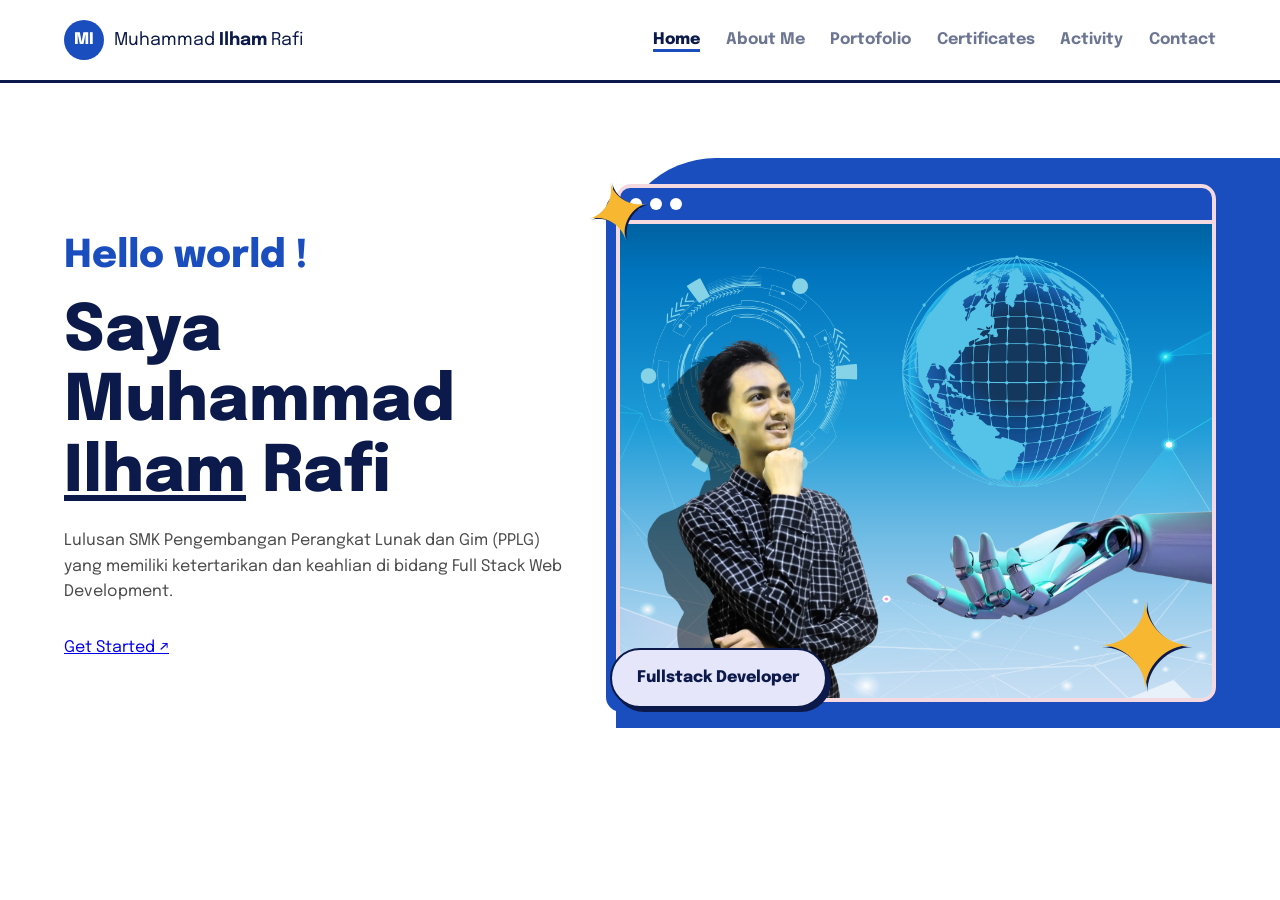
<file: index.html>
<!DOCTYPE html>
<html lang="id">
<head>
    <meta charset="UTF-8">
    <meta name="viewport" content="width=device-width, initial-scale=1.0">
    <title>Muhammad Ilham Rafi - Frontend Developer</title>
    <link rel="stylesheet" href="styles-index.css">
    <link href="https://fonts.googleapis.com/css2?family=Epilogue:wght@400;700;800&display=swap" rel="stylesheet">
</head>
<body>

    <div class="navbar-container">
        <nav class="navbar">
            <div class="logo-section">
                <div class="logo-icon">MI</div>
                <span class="logo-text">Muhammad <b>Ilham</b> Rafi</span>
            </div>
            
            <button class="hamburger" id="hamburger-btn">
                <span></span>
                <span></span>
                <span></span>
            </button>

            <ul class="nav-links" id="nav-links">
                <li><a href="index.html" class="active">Home</a></li>
                <li><a href="about.html">About Me</a></li>
                <li><a href="portofolio.html">Portofolio</a></li>
                <li><a href="certificates.html">Certificates</a></li>
                <li><a href="activity.html">Activity</a></li>
                <li><a href="contact.html">Contact</a></li>
            </ul>
        </nav>
    </div>

    <main class="hero-section">
        <div class="hero-text">
            <h2 class="greeting">Hello world !</h2>
            <h1 class="title">Saya Muhammad<br><u>Ilham</u> Rafi</h1>
            <p class="description">
                Lulusan SMK Pengembangan Perangkat Lunak dan Gim (PPLG) yang memiliki ketertarikan dan keahlian di bidang Full Stack Web Development.
            </p>
            <a href="#" class="btn-start" id="btn-start">Get Started <span class="arrow-icon">↗</span></a>
        </div>

        <div class="hero-image">
            <div class="blue-bg-shape"></div>
            <div class="browser-window">
                <div class="browser-header">
                    <span class="dot"></span>
                    <span class="dot"></span>
                    <span class="dot"></span>
                </div>
                <div class="image-container">
                    <img src="asset/img/ilham-profile.png" alt="Muhammad Ilham Rafi" class="profile-pic" onerror="this.src='https://placehold.co/600x600/e0e0e0/4a4a4a?text=Ilham+Rafi'">
                    <div class="badge">Fullstack Developer</div>
                </div>
            </div>
            <div class="star star-top-left">✦</div>
            <div class="star star-bottom-right">✦</div>
        </div>
    </main>

    <div class="custom-alert-overlay" id="customAlert">
        <div class="custom-alert-box">
            <p>Mari mulai belajar Fullstack Development! 🚀</p>
            <button id="closeAlertBtn">Oke, Siap!</button>
        </div>
    </div>

    <script>
        // Logika Hamburger Menu
        const hamburgerBtn = document.getElementById('hamburger-btn');
        const navLinks = document.getElementById('nav-links');

        hamburgerBtn.addEventListener('click', () => {
            hamburgerBtn.classList.toggle('active');
            navLinks.classList.toggle('show-menu');
        });

        // Logika Pengganti Alert()
        const btnStart = document.getElementById('btn-start');
        const customAlert = document.getElementById('customAlert');
        const closeAlertBtn = document.getElementById('closeAlertBtn');

        btnStart.addEventListener('click', function(e) {
            e.preventDefault();
            customAlert.style.display = 'flex';
        });

        closeAlertBtn.addEventListener('click', function() {
            customAlert.style.display = 'none';
        });

        // Tutup alert saat mengklik di luar area kotak pesan
        customAlert.addEventListener('click', function(e) {
            if (e.target === customAlert) {
                customAlert.style.display = 'none';
            }
        });
    </script>
</body>
</html>
</file>
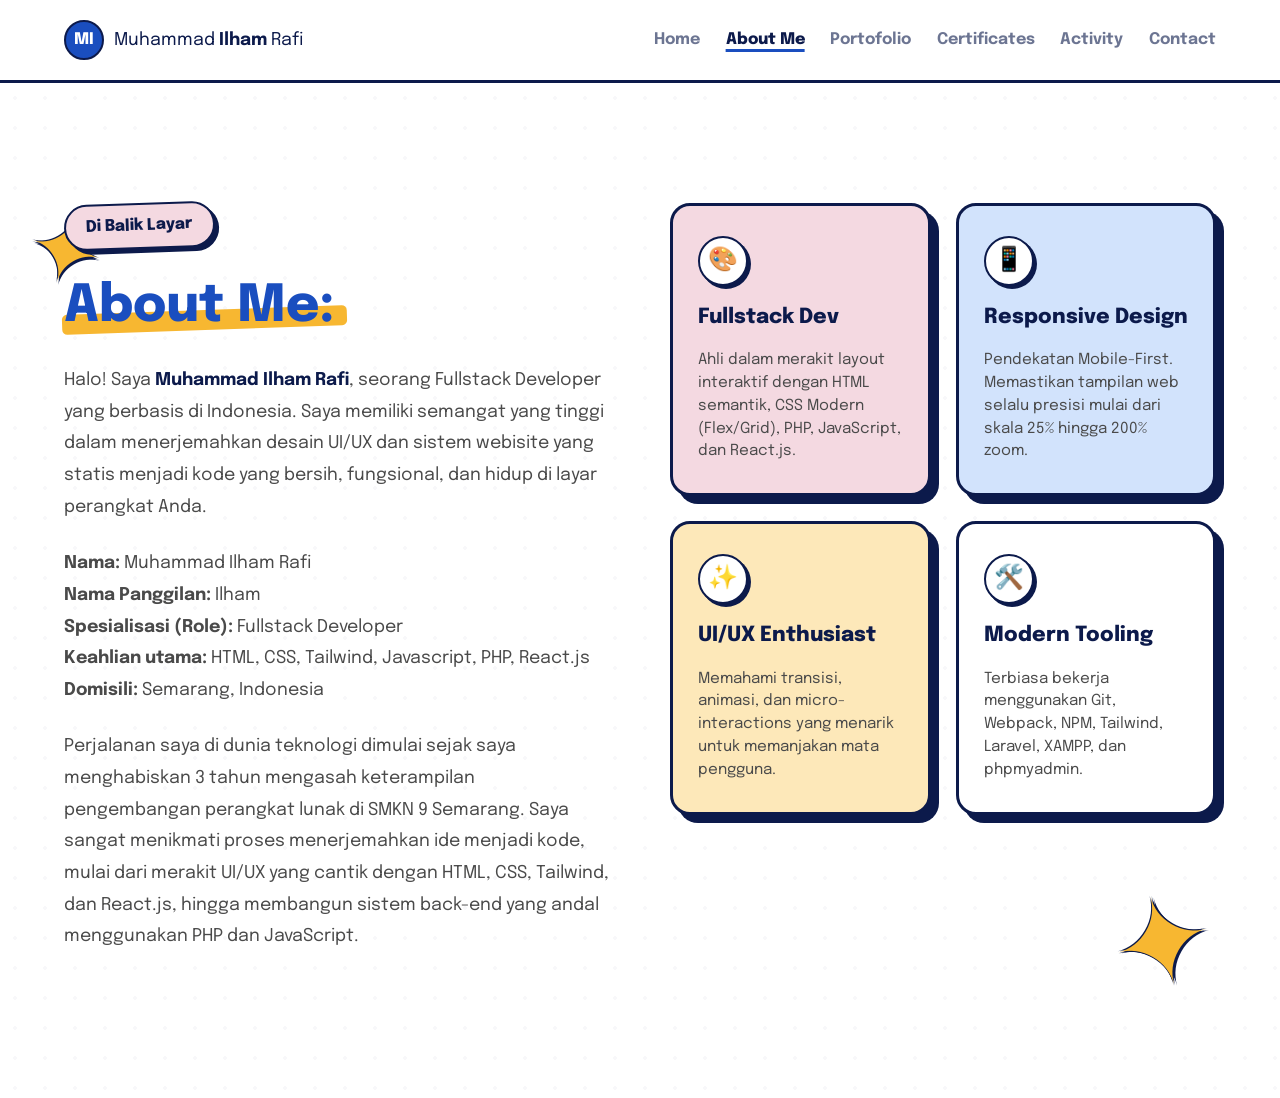
<file: about.html>
<!DOCTYPE html>
<html lang="id">
<head>
    <meta charset="UTF-8">
    <meta name="viewport" content="width=device-width, initial-scale=1.0">
    <title>About Me - Muhammad Ilham Rafi</title>
    <link href="https://fonts.googleapis.com/css2?family=Epilogue:wght@400;700;800&display=swap" rel="stylesheet">
    <link rel="stylesheet" href="styles-about.css">
</head>
<body>

    <div class="navbar-container">
        <nav class="navbar">
            <div class="logo-section">
                <div class="logo-icon">MI</div>
                <span class="logo-text">Muhammad <b>Ilham</b> Rafi</span>
            </div>
            
            <button class="hamburger" id="hamburger-btn">
                <span></span>
                <span></span>
                <span></span>
            </button>

            <ul class="nav-links" id="nav-links">
                <li><a href="index.html">Home</a></li>
                <li><a href="about.html" class="active">About Me</a></li>
                <li><a href="portofolio.html">Portofolio</a></li>
                <li><a href="certificates.html">Certificates</a></li>
                <li><a href="activity.html">Activity</a></li>
                <li><a href="contact.html">Contact</a></li>
            </ul>
        </nav>
    </div>

    <main class="about-section">
        <div class="bg-pattern"></div>
        
        <div class="decor-star star-1">✦</div>
        <div class="decor-star star-2">✦</div>

        <div class="about-container">
            
            <div class="about-text-content">
                <div class="section-tag">Di Balik Layar</div>
                <h2 class="about-heading"><span>About Me:</span></h2>
                
                <p class="about-desc">
                    Halo! Saya <strong>Muhammad Ilham Rafi</strong>, seorang Fullstack Developer yang berbasis di Indonesia. Saya memiliki semangat yang tinggi dalam menerjemahkan desain UI/UX dan sistem webisite yang statis menjadi kode yang bersih, fungsional, dan hidup di layar perangkat Anda.
                </p>
                <p class="about-desc">
                    <b>Nama:</b> Muhammad Ilham Rafi <br>
                    <b>Nama Panggilan:</b> Ilham <br>
                    <b>Spesialisasi (Role):</b> Fullstack Developer <br>
                    <b>Keahlian utama: </b> HTML, CSS, Tailwind, Javascript, PHP, React.js<br>
                    <b>Domisili: </b>Semarang, Indonesia <br>
                </p>
                <p class="about-desc">
                    Perjalanan saya di dunia teknologi dimulai sejak saya menghabiskan 3 tahun mengasah keterampilan pengembangan perangkat lunak di SMKN 9 Semarang. Saya sangat menikmati proses menerjemahkan ide menjadi kode, mulai dari merakit UI/UX yang cantik dengan HTML, CSS, Tailwind, dan React.js, hingga membangun sistem back-end yang andal menggunakan PHP dan JavaScript.
                </p>
            </div>

            <div class="about-skills-cards">
                
                <div class="skill-card pink">
                    <div class="skill-icon">🎨</div>
                    <h3 class="skill-title">Fullstack Dev</h3>
                    <p class="skill-desc">Ahli dalam merakit layout interaktif dengan HTML semantik, CSS Modern (Flex/Grid), PHP, JavaScript, dan React.js.</p>
                </div>
                
                <div class="skill-card blue">
                    <div class="skill-icon">📱</div>
                    <h3 class="skill-title">Responsive Design</h3>
                    <p class="skill-desc">Pendekatan Mobile-First. Memastikan tampilan web selalu presisi mulai dari skala 25% hingga 200% zoom.</p>
                </div>
                
                <div class="skill-card yellow">
                    <div class="skill-icon">✨</div>
                    <h3 class="skill-title">UI/UX Enthusiast</h3>
                    <p class="skill-desc">Memahami transisi, animasi, dan micro-interactions yang menarik untuk memanjakan mata pengguna.</p>
                </div>
                
                <div class="skill-card white">
                    <div class="skill-icon">🛠️</div>
                    <h3 class="skill-title">Modern Tooling</h3>
                    <p class="skill-desc">Terbiasa bekerja menggunakan Git, Webpack, NPM, Tailwind, Laravel, XAMPP, dan phpmyadmin.</p>
                </div>

            </div>
        </div>
    </main>

    <script>
        const hamburgerBtn = document.getElementById('hamburger-btn');
        const navLinks = document.getElementById('nav-links');

        hamburgerBtn.addEventListener('click', () => {
            hamburgerBtn.classList.toggle('active');
            navLinks.classList.toggle('show-menu');
        });
    </script>

</body>
</html>
</file>
<file: styles-index.css>
:root {
            --primary-blue: #1a4ebf;
            --dark-navy: #0c1a4b;
            --light-pink: #f4d9e1;
            --accent-yellow: #f7b731;
            --light-blue: #d2e3fc;
            --bg-white: #ffffff;
            --bg-gray: #f9f9fb;
            --text-gray: #4a4a4a;
        }

        * {
            margin: 0;
            padding: 0;
            box-sizing: border-box;
            font-family: 'Epilogue', sans-serif;
        }

        body {
            background-color: var(--bg-white);
            color: var(--dark-navy);
            overflow-x: hidden;
            line-height: 1.6;
        }

        .navbar-container {
            width: 100%;
            background: var(--bg-white);
            border-bottom: 3px solid var(--dark-navy);
            position: sticky;
            top: 0;
            z-index: 100;
        }

        .navbar {
            display: flex;
            justify-content: space-between;
            align-items: center;
            padding: 20px 5vw;
            max-width: 1400px; /* Batasan untuk zoom out 25% */
            margin: 0 auto;
            flex-wrap: wrap; 
            gap: 20px;
        }

        .logo-section {
            display: flex;
            align-items: center;
            gap: 10px;
            z-index: 102; /* Di atas menu dropdown */
        }

        .logo-icon {
            background-color: var(--primary-blue);
            color: white;
            font-weight: 800;
            width: 40px;
            height: 40px;
            display: flex;
            justify-content: center;
            align-items: center;
            border-radius: 50%;
            flex-shrink: 0;
        }

        .logo-text {
            color: var(--dark-navy);
            font-size: 1.1rem;
        }

        .hamburger {
            display: none;
            flex-direction: column;
            gap: 6px;
            background: none;
            border: none;
            cursor: pointer;
            z-index: 102;
            padding: 5px;
        }
        
        .hamburger span {
            display: block;
            width: 30px;
            height: 3px;
            background-color: var(--dark-navy);
            border-radius: 3px;
            transition: all 0.3s ease;
        }

        .hamburger.active span:nth-child(1) { transform: translateY(9px) rotate(45deg); }
        .hamburger.active span:nth-child(2) { opacity: 0; }
        .hamburger.active span:nth-child(3) { transform: translateY(-9px) rotate(-45deg); }

        .nav-links {
            display: flex;
            list-style: none;
            gap: 2vw;
            flex-wrap: wrap;
            justify-content: center;
            align-items: center;
        }

        .nav-links a {
            text-decoration: none;
            color: var(--dark-navy);
            font-weight: 700;
            opacity: 0.6;
            transition: opacity 0.2s ease, color 0.2s ease;
        }
        
        .nav-links a:hover {
            opacity: 1;
            color: var(--primary-blue);
        }

        .nav-links a.active {
            opacity: 1;
            font-weight: 800;
            text-decoration: underline;
            text-underline-offset: 5px;
            text-decoration-thickness: 3px;
            text-decoration-color: var(--primary-blue);
        }

        .hero-section {
            display: flex;
            justify-content: space-between;
            align-items: center;
            padding: 50px 5vw;
            min-height: 80vh;
            position: relative;
            gap: 40px;
            max-width: 1400px;
            margin: 0 auto;
            flex-wrap: wrap; /* Penting untuk zoom in 500% */
        }

        .hero-text {
            flex: 1;
            min-width: 280px; /* Cegah elemen terlalu menyusut di 500% zoom */
            max-width: 500px;
            z-index: 2;
        }

        .greeting {
            color: var(--primary-blue);
            font-size: clamp(1.2rem, 3vw, 2.5rem); 
            font-weight: 800;
            margin-bottom: 10px;
        }

        .title {
            color: var(--dark-navy);
            font-size: clamp(2rem, 5vw, 4.5rem); 
            font-weight: 800;
            line-height: 1.1;
            margin-bottom: 20px;
            word-wrap: break-word; /* Tangani kata panjang di zoom 500% */
        }

        .description {
            color: var(--text-gray);
            font-size: clamp(0.9rem, 2vw, 1rem);
            line-height: 1.6;
            margin-bottom: 30px;
        }

        .hero-image {
            position: relative;
            flex: 1;
            min-width: 280px;
            max-width: 600px;
            width: 100%;
        }

        .blue-bg-shape {
            position: absolute;
            top: -5%;
            right: -20%;
            width: 120%;
            height: 110%;
            background-color: var(--primary-blue);
            border-top-left-radius: 100px;
            z-index: 0;
        }

        .browser-window {
            position: relative;
            background: white;
            border: 4px solid var(--light-pink);
            border-radius: 15px;
            overflow: visible;
            z-index: 1;
            box-shadow: -10px 10px 0px var(--primary-blue);
            width: 100%;
        }

        .browser-header {
            background: var(--primary-blue);
            padding: 10px;
            display: flex;
            gap: 8px;
            border-bottom: 4px solid var(--light-pink);
            border-radius: 10px 10px 0 0;
        }

        .dot {
            width: 12px;
            height: 12px;
            background: white;
            border-radius: 50%;
        }

        .image-container {
            position: relative;
            background: #e0e0e0;
            border-radius: 0 0 10px 10px;
        }

        .profile-pic {
            width: 100%;
            height: auto;
            display: block;
            object-fit: cover;
            /* TAMBAHKAN baris ini agar sudut bawah foto tetap melengkung */
            border-radius: 0 0 10px 10px; 
        }
        

        .badge {
            position: absolute;
            bottom: -10px;
            left: -10px;
            background: #e6e6fa;
            color: var(--dark-navy);
            padding: 15px 25px;
            border-radius: 30px;
            font-weight: 800;
            border: 2px solid var(--dark-navy);
            box-shadow: 4px 4px 0px var(--dark-navy);
            z-index: 2;
        }

        .star {
            position: absolute;
            color: var(--accent-yellow);
            font-size: clamp(40px, 8vw, 80px);
            text-shadow: 2px 2px 0px var(--dark-navy);
            z-index: 3;
            animation: float 3s ease-in-out infinite;
        }

        .star-top-left { top: -30px; left: -30px; transform: rotate(-15deg); }
        .star-bottom-right { bottom: -50px; right: 20px; font-size: clamp(60px, 12vw, 120px); animation-delay: 1.5s; }

        @keyframes float {
            0% { transform: translateY(0px) rotate(0deg); }
            50% { transform: translateY(-20px) rotate(10deg); }
            100% { transform: translateY(0px) rotate(0deg); }
        }

        .custom-alert-overlay {
            display: none;
            position: fixed;
            top: 0; left: 0; width: 100%; height: 100%;
            background: rgba(12, 26, 75, 0.8);
            z-index: 1000;
            justify-content: center;
            align-items: center;
            padding: 20px;
        }

        .custom-alert-box {
            background: white;
            padding: 30px;
            border-radius: 20px;
            border: 4px solid var(--dark-navy);
            box-shadow: 8px 8px 0px var(--primary-blue);
            text-align: center;
            max-width: 400px;
            width: 100%;
        }

        .custom-alert-box p {
            font-size: 1.2rem;
            font-weight: 800;
            margin-bottom: 20px;
            color: var(--dark-navy);
        }

        .custom-alert-box button {
            background: var(--accent-yellow);
            color: var(--dark-navy);
            padding: 10px 25px;
            border: 2px solid var(--dark-navy);
            border-radius: 30px;
            font-weight: 800;
            font-size: 1rem;
            cursor: pointer;
            box-shadow: 3px 3px 0px var(--dark-navy);
            transition: transform 0.2s;
        }

        .custom-alert-box button:hover {
            transform: translate(-2px, -2px);
            box-shadow: 5px 5px 0px var(--dark-navy);
        }

        @media screen and (max-width: 992px) {
            .hero-section {
                flex-direction: column;
                text-align: center;
                padding-top: 20px;
            }
            .hero-text {
                display: flex;
                flex-direction: column;
                align-items: center;
                max-width: 100%;
            }
            .hero-image { margin-top: 40px; width: 80%; }
            .blue-bg-shape {
                border-top-left-radius: 50px;
                border-top-right-radius: 50px;
                right: -10%;
                width: 120%;
            }
        }

        @media screen and (max-width: 768px) {
            .navbar { padding: 15px 5vw; }
            .hamburger { display: flex; }
            
            .nav-links {
                position: absolute;
                top: 100%;
                left: 0;
                width: 100%;
                background-color: var(--bg-white);
                flex-direction: column;
                padding: 0;
                max-height: 0;
                overflow: hidden;
                border-bottom: 0px solid var(--dark-navy);
                transition: max-height 0.4s ease-in-out, padding 0.4s ease-in-out;
            }
            
            .nav-links.show-menu {
                max-height: 400px; /* Cukup besar untuk memuat menu */
                padding: 20px 0;
                border-bottom: 3px solid var(--dark-navy);
            }
            
            .hero-image { width: 95%; }
            .badge {
                left: 50%;
                transform: translateX(-50%);
                bottom: -20px; /* Jarak dari bawah */
                white-space: nowrap; /* Mencegah teks turun ke baris baru */
            }
            .star-top-left { left: -10px; top: -20px; }
            .star-bottom-right { right: 0px; bottom: -30px; }
        }
</file>
<file: styles-about.css>
:root {
            --primary-blue: #1a4ebf;
            --dark-navy: #0c1a4b;
            --light-pink: #f4d9e1;
            --accent-yellow: #f7b731;
            --light-blue: #d2e3fc;
            --bg-white: #ffffff;
            --bg-gray: #f9f9fb;
            --text-gray: #4a4a4a;
        }

        * {
            margin: 0;
            padding: 0;
            box-sizing: border-box;
            font-family: 'Epilogue', sans-serif;
        }

        body {
            background-color: var(--bg-white);
            color: var(--dark-navy);
            overflow-x: hidden;
            line-height: 1.6;
        }

        .navbar-container {
            width: 100%;
            background: var(--bg-white);
            border-bottom: 3px solid var(--dark-navy);
            position: sticky;
            top: 0;
            z-index: 100;
        }

        .navbar {
            display: flex;
            justify-content: space-between;
            align-items: center;
            padding: 20px 5vw;
            max-width: 1400px;
            margin: 0 auto;
            flex-wrap: wrap; 
            gap: 20px;
        }

        .logo-section {
            display: flex;
            align-items: center;
            gap: 10px;
            z-index: 102;
        }

        .logo-icon {
            background-color: var(--primary-blue);
            color: white;
            font-weight: 800;
            width: 40px;
            height: 40px;
            display: flex;
            justify-content: center;
            align-items: center;
            border-radius: 50%;
            flex-shrink: 0;
            border: 2px solid var(--dark-navy); /* Ditambahkan border pada about untuk konsistensi retro */
        }

        .logo-text {
            color: var(--dark-navy);
            font-size: 1.1rem;
        }

        .hamburger {
            display: none;
            flex-direction: column;
            gap: 6px;
            background: none;
            border: none;
            cursor: pointer;
            z-index: 102;
            padding: 5px;
        }
        
        .hamburger span {
            display: block;
            width: 30px;
            height: 3px;
            background-color: var(--dark-navy);
            border-radius: 3px;
            transition: all 0.3s ease;
        }

        .hamburger.active span:nth-child(1) { transform: translateY(9px) rotate(45deg); }
        .hamburger.active span:nth-child(2) { opacity: 0; }
        .hamburger.active span:nth-child(3) { transform: translateY(-9px) rotate(-45deg); }

        .nav-links {
            display: flex;
            list-style: none;
            gap: 2vw;
            flex-wrap: wrap;
            justify-content: center;
            align-items: center;
        }

        .nav-links a {
            text-decoration: none;
            color: var(--dark-navy);
            font-weight: 700;
            opacity: 0.6;
            transition: opacity 0.2s ease, color 0.2s ease;
        }
        
        .nav-links a:hover {
            opacity: 1;
            color: var(--primary-blue);
        }

        .nav-links a.active {
            opacity: 1;
            font-weight: 800;
            text-decoration: underline;
            text-underline-offset: 5px;
            text-decoration-thickness: 3px;
            text-decoration-color: var(--primary-blue);
        }

        .about-section {
            padding: 80px 5vw 120px 5vw;
            position: relative;
            max-width: 1400px; /* Batasan Zoom 25% */
            margin: 0 auto;
        }

        .about-container {
            display: flex;
            justify-content: space-between;
            align-items: flex-start;
            gap: 60px;
            margin-top: 40px;
            flex-wrap: wrap; /* Dukungan untuk Zoom 500% */
        }

        .about-text-content {
            flex: 1;
            position: relative;
            z-index: 2;
            min-width: 280px; /* Cegah penyusutan ekstrem di zoom besar */
        }

        .section-tag {
            display: inline-block;
            background: var(--light-pink);
            color: var(--dark-navy);
            padding: 8px 20px;
            border-radius: 30px;
            font-weight: 800;
            font-size: 1rem;
            border: 2px solid var(--dark-navy);
            margin-bottom: 30px;
            box-shadow: 4px 4px 0px var(--dark-navy);
            transform: rotate(-2deg);
        }

        .about-heading {
            font-size: clamp(2rem, 4vw, 4rem);
            font-weight: 800;
            line-height: 1.1;
            margin-bottom: 30px;
            color: var(--dark-navy);
            word-wrap: break-word; /* Tangani kata panjang di 500% zoom */
        }
        
        .about-heading span {
            position: relative;
            display: inline-block;
            color: var(--primary-blue);
        }
        
        .about-heading span::after {
            content: '';
            position: absolute;
            width: 105%;
            height: 20px;
            background-color: var(--accent-yellow);
            bottom: 5px;
            left: -2px;
            z-index: -1;
            transform: rotate(-2deg);
            border-radius: 5px;
        }

        .about-desc {
            font-size: clamp(0.95rem, 2vw, 1.1rem);
            color: var(--text-gray);
            line-height: 1.8;
            margin-bottom: 25px;
        }

        .about-desc strong {
            color: var(--dark-navy);
        }

        .about-skills-cards {
            flex: 1;
            display: grid;
            grid-template-columns: repeat(auto-fit, minmax(250px, 1fr)); /* Responsif otomatis untuk zoom tinggi */
            gap: 25px;
            position: relative;
            z-index: 2;
            min-width: 280px;
            width: 100%;
        }

        .skill-card {
            background: var(--bg-white);
            border: 3px solid var(--dark-navy);
            border-radius: 20px;
            padding: 30px 25px;
            box-shadow: 8px 8px 0px var(--dark-navy);
            transition: transform 0.3s cubic-bezier(0.175, 0.885, 0.32, 1.275), box-shadow 0.3s ease;
            position: relative;
            display: flex;
            flex-direction: column;
            gap: 15px;
        }

        .skill-card:hover {
            transform: translate(-5px, -5px) rotate(1deg);
            box-shadow: 13px 13px 0px var(--dark-navy);
        }

        .skill-card.pink { background-color: var(--light-pink); }
        .skill-card.blue { background-color: var(--light-blue); }
        .skill-card.yellow { background-color: #fde8b9; }
        .skill-card.white { background-color: var(--bg-white); }

        .skill-icon {
            width: 50px;
            height: 50px;
            background: var(--bg-white);
            border: 2px solid var(--dark-navy);
            border-radius: 50%;
            display: flex;
            justify-content: center;
            align-items: center;
            font-size: 1.5rem;
            box-shadow: 3px 3px 0px var(--dark-navy);
            flex-shrink: 0;
        }

        .skill-title {
            font-size: 1.3rem;
            font-weight: 800;
            color: var(--dark-navy);
        }

        .skill-desc {
            font-size: 0.95rem;
            color: var(--text-gray);
            font-weight: 400;
            line-height: 1.5;
        }

        .decor-star {
            position: absolute;
            color: var(--accent-yellow);
            font-size: clamp(40px, 8vw, 90px);
            text-shadow: 2px 2px 0px var(--dark-navy), -1px -1px 0 var(--dark-navy), 1px -1px 0 var(--dark-navy), -1px 1px 0 var(--dark-navy), 1px 1px 0 var(--dark-navy);
            z-index: 1;
            animation: pulseStar 4s ease-in-out infinite alternate;
        }

        .star-1 { top: 10%; left: 2%; transform: rotate(15deg); }
        .star-2 { bottom: 5%; right: 5%; font-size: clamp(60px, 10vw, 120px); transform: rotate(-15deg); animation-delay: 1s; }

        .bg-pattern {
            position: absolute;
            top: 0; left: 0; width: 100%; height: 100%;
            opacity: 0.03;
            background-image: radial-gradient(var(--dark-navy) 2px, transparent 2px);
            background-size: 30px 30px;
            z-index: 0;
            pointer-events: none;
        }

        @keyframes pulseStar {
            0% { transform: scale(1) rotate(0deg); }
            100% { transform: scale(1.1) rotate(10deg); }
        }

        @media screen and (max-width: 992px) {
            .about-container { flex-direction: column; align-items: center; }
            .about-text-content { text-align: center; }
            .section-tag { transform: rotate(0deg); }
            .about-heading span::after { transform: rotate(0deg); }
        }

        @media screen and (max-width: 768px) {
            .navbar { padding: 15px 5vw; }
            .hamburger { display: flex; }
            
            .nav-links {
                position: absolute;
                top: 100%;
                left: 0;
                width: 100%;
                background-color: var(--bg-white);
                flex-direction: column;
                padding: 0;
                max-height: 0;
                overflow: hidden;
                border-bottom: 0px solid var(--dark-navy);
                transition: max-height 0.4s ease-in-out, padding 0.4s ease-in-out;
            }
            
            .nav-links.show-menu {
                max-height: 400px;
                padding: 20px 0;
                border-bottom: 3px solid var(--dark-navy);
            }
            
            .about-skills-cards { grid-template-columns: 1fr; }
            .decor-star { opacity: 0.3; }
        }
</file>
